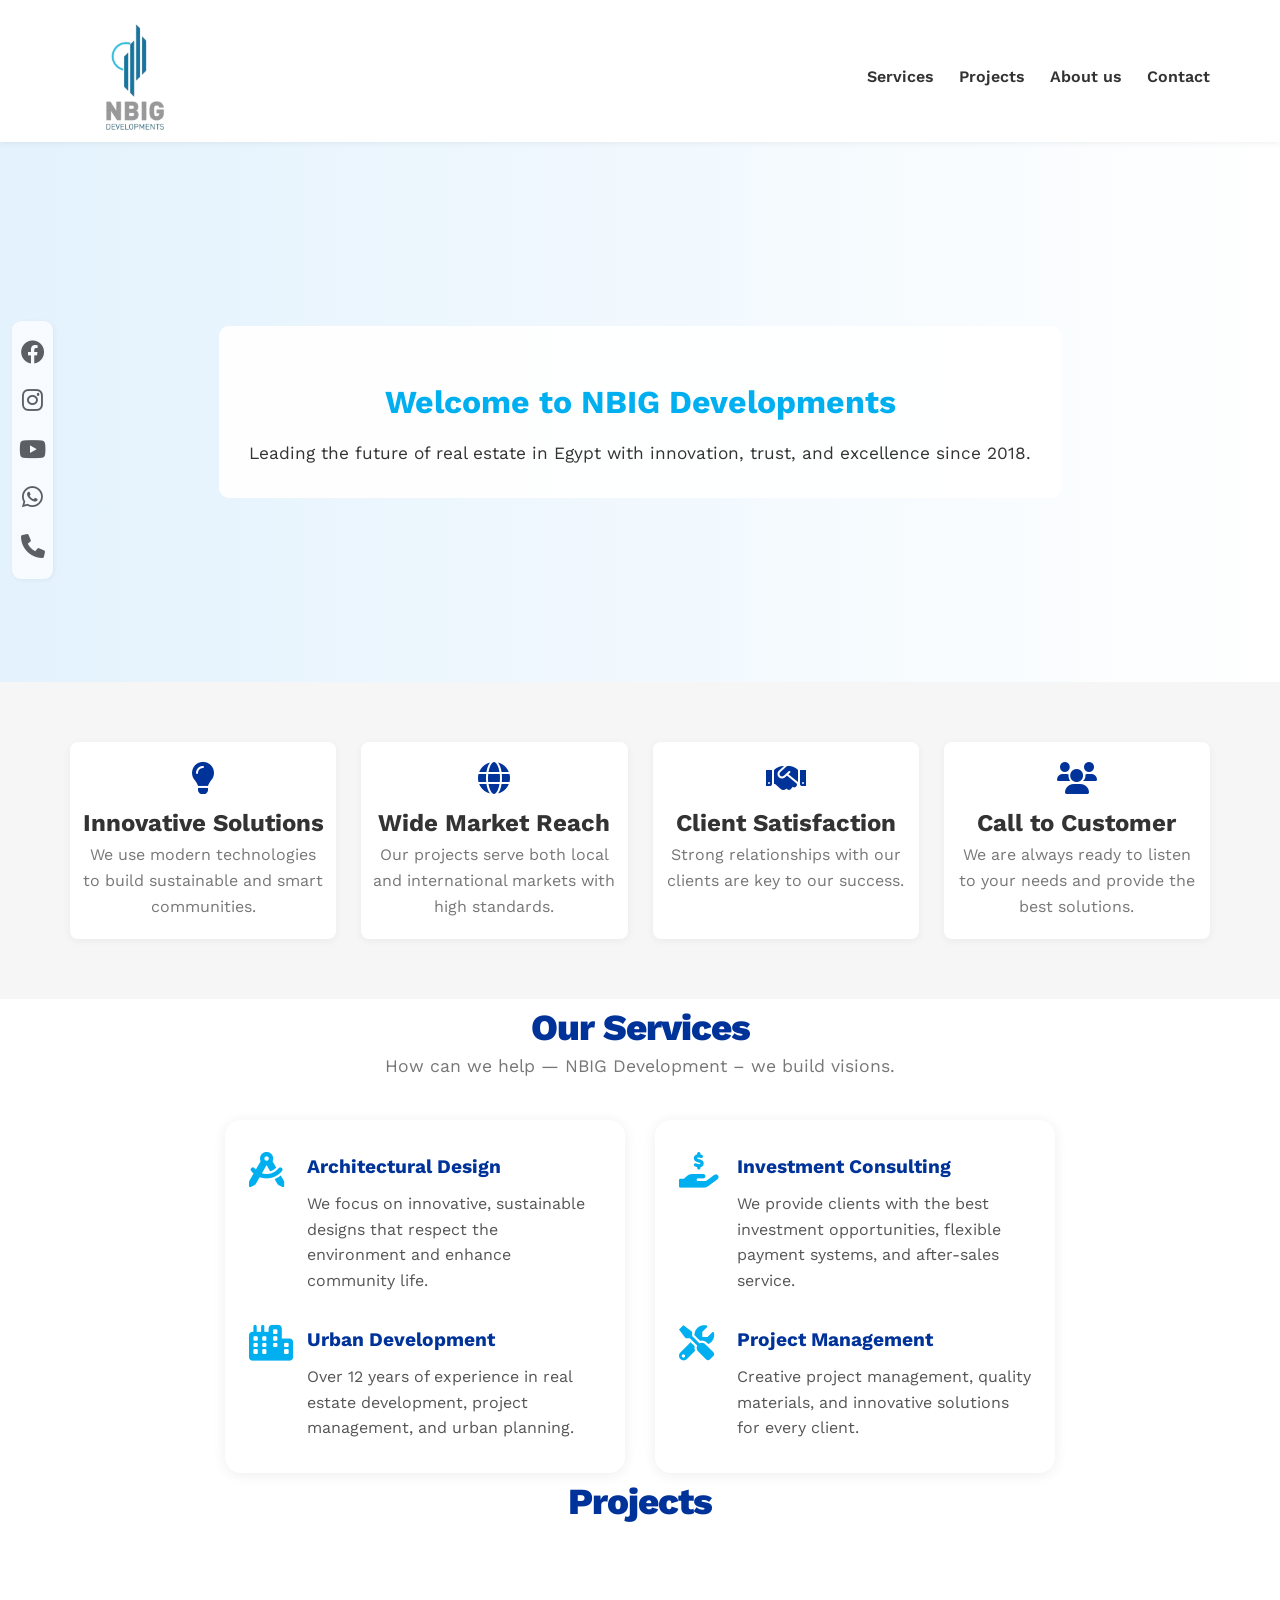
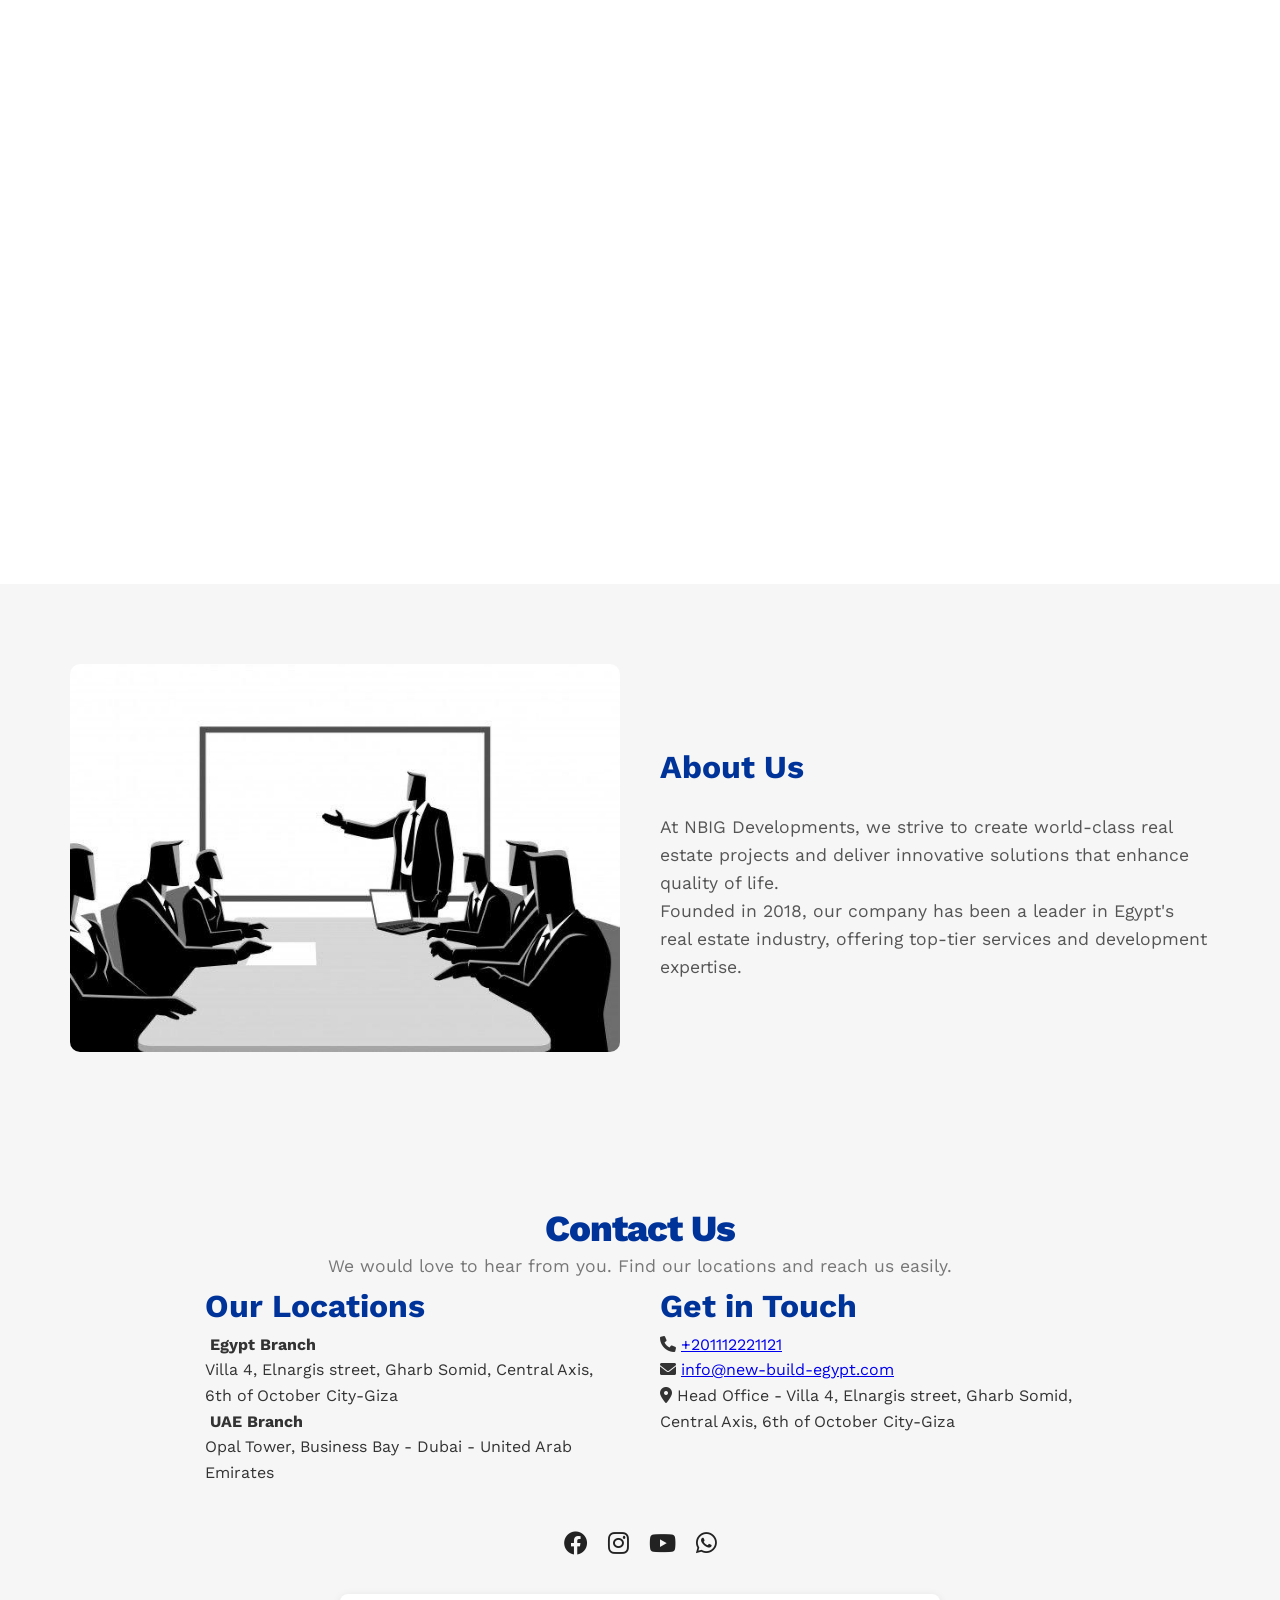
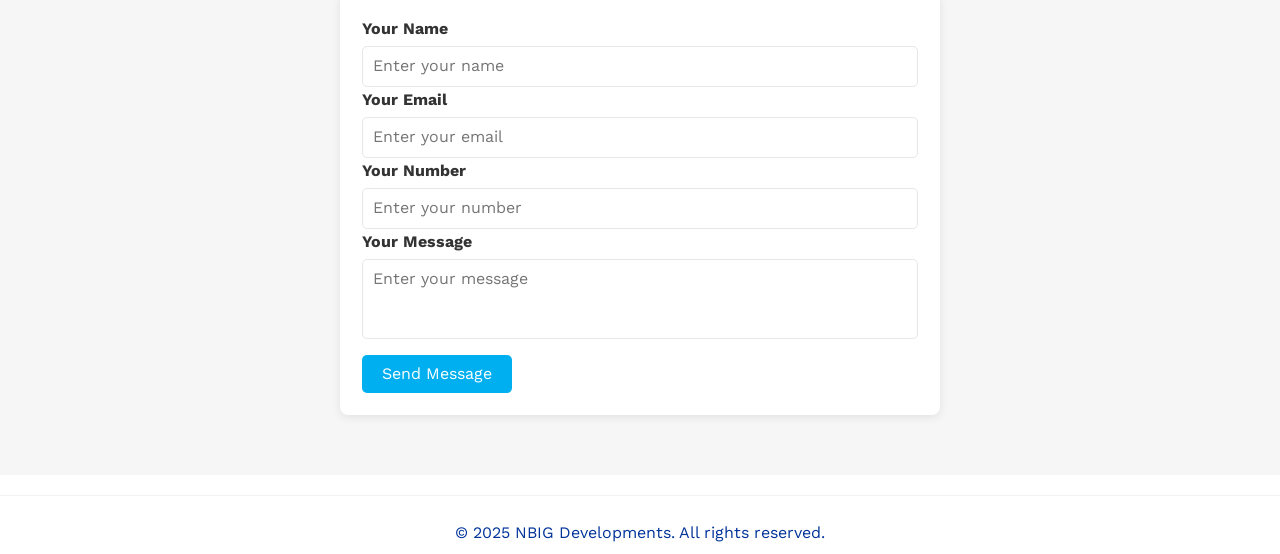
<file: index.html>
<!DOCTYPE html>
<html lang="en">        
<head>
  <meta charset="UTF-8" />
  <meta name="viewport" content="width=device-width, initial-scale=1.0"/>
  <title>NBIG Developments | Building the Future of Real Estate in Egypt</title>
  <link rel="icon" href="images/logo.png">
  <meta name="description" content="NBIG Developments is a leading real estate development company in Egypt, offering innovative, sustainable solutions and smart communities since 2018. Discover our projects, services, and contact us today.">
  <meta name="keywords" content="NBIG, real estate Egypt, development, smart cities, investment, projects, architecture, urban planning, project management">
  <meta name="author" content="NBIG Developments">
  <meta name="robots" content="index, follow">
  <link rel="canonical" href="https://nbig.com/" />

  <!-- Open Graph & Twitter Card Tags -->
  <meta property="og:title" content="NBIG Developments | Building the Future of Real Estate in Egypt" />
  <meta property="og:description" content="NBIG Developments is a leading real estate development company in Egypt, offering innovative, sustainable solutions and smart communities since 2018." />
  <meta property="og:image" content="https://nbig.com/images/logo.png" />
  <meta property="og:url" content="https://nbig.com/" />
  <meta name="twitter:card" content="summary_large_image" />

  <!-- Structured Data for SEO -->
  <script type="application/ld+json">
  {
    "@context": "https://schema.org",
    "@type": "Organization",
    "name": "NBIG Developments",
    "description": "NBIG Developments - Building the future of real estate in Egypt",
    "url": "https://nbig.com/",
    "logo": "https://nbig.com/images/logo.png",
    "contactPoint": [{
      "@type": "ContactPoint",
      "telephone": "+201112221121",
      "contactType": "customer service",
      "email": "info@new-build-egypt.com"
    }],
    "address": {
      "@type": "PostalAddress",
      "streetAddress": "Villa 4, Elnargis street, Gharb Somid, Central Axis, 6th of October City-Giza",
      "addressLocality": "6th of October City",
      "addressCountry": "EG"
    }
  }
  </script>
  <link href="https://cdnjs.cloudflare.com/ajax/libs/font-awesome/6.0.0-beta3/css/all.min.css" rel="stylesheet">
  <link rel="stylesheet" href="css/normalize.css" />
  <link rel="stylesheet" href="css/nbig.css" />
  <link href="https://fonts.googleapis.com/css2?family=Work+Sans:wght@400;600;700&display=swap" rel="stylesheet">
</head>
<body>

  <header class="header">
    <div class="container">
      <img class="logo" src="images/logo.png" alt="NBIG Developments Logo">
      <nav class="links" aria-label="Main navigation" role="navigation">
        <button class="menu-toggle" aria-label="Toggle menu" aria-expanded="false">
          <span class="bar"></span>
          <span class="bar"></span>
          <span class="bar"></span>
        </button>
        <ul class="nav-menu">
          <li><a href="#services">Services</a></li>
          <li><a href="#portfolio">Projects</a></li>
          <li><a href="#about">About us</a></li>
          <li><a href="#contact">Contact</a></li>
        </ul>
      </nav>
    </div>
  </header>

  <main>
    <section class="landing">
      <div class="intro-text">
        <h1>Welcome to NBIG Developments</h1>
        <p>Leading the future of real estate in Egypt with innovation, trust, and excellence since 2018.</p>
      </div>
    </section>

    <section class="features">
      <div class="container">
        <div class="feat"><i class="fa-solid fa-lightbulb"></i><h2>Innovative Solutions</h2><p>We use modern technologies to build sustainable and smart communities.</p></div>
        <div class="feat"><i class="fa-solid fa-globe"></i><h2>Wide Market Reach</h2><p>Our projects serve both local and international markets with high standards.</p></div>
        <div class="feat"><i class="fa-solid fa-handshake"></i><h2>Client Satisfaction</h2><p>Strong relationships with our clients are key to our success.</p></div>
        <div class="feat"><i class="fa-solid fa-users"></i><h2>Call to Customer</h2><p>We are always ready to listen to your needs and provide the best solutions.</p></div>
      </div>
    </section>

    <!-- Social bar fixed with rel="noopener" and aria-labels -->
    <div class="social-bar-simple">
      <a href="https://www.facebook.com/nbigdevelopments" target="_blank" rel="nofollow noopener" aria-label="Facebook"><i class="fab fa-facebook"></i></a>
      <a href="https://www.instagram.com/nbigdevelopments/" target="_blank" rel="nofollow noopener" aria-label="Instagram"><i class="fab fa-instagram"></i></a>
      <a href="https://www.youtube.com/@nbigdevelopments6485" target="_blank" rel="nofollow noopener" aria-label="YouTube"><i class="fab fa-youtube"></i></a>
      <a href="https://wa.me/201112221121" target="_blank" rel="nofollow noopener" aria-label="WhatsApp"><i class="fab fa-whatsapp"></i></a>
      <a href="tel:19938" aria-label="Call us"><i class="fas fa-phone"></i></a>
    </div>

    <!-- Services Section -->
    <section class="services" id="services">
      <div class="container">
        <h2 class="special-heading">Our Services</h2>
        <p>How can we help — NBIG Development – we build visions.</p>
        <div class="services-content">
          <div class="service-box">
            <div class="srv">
              <i class="fas fa-drafting-compass fa-2x"></i>
              <div class="text">
                <h3>Architectural Design</h3>
                <p>
                  We focus on innovative, sustainable designs that respect the environment and enhance community life.
                </p>
              </div>
            </div>
            <div class="srv">
              <i class="fas fa-city fa-2x"></i>
              <div class="text">
                <h3>Urban Development</h3>
                <p>
                  Over 12 years of experience in real estate development, project management, and urban planning.
                </p>
              </div>
            </div>
          </div>
          <div class="service-box">
            <div class="srv">
              <i class="fas fa-hand-holding-usd fa-2x"></i>
              <div class="text">
                <h3>Investment Consulting</h3>
                <p>
                  We provide clients with the best investment opportunities, flexible payment systems, and after-sales service.
                </p>
              </div>
            </div>
            <div class="srv">
              <i class="fas fa-tools fa-2x"></i>
              <div class="text">
                <h3>Project Management</h3>
                <p>
                  Creative project management, quality materials, and innovative solutions for every client.
                </p>
              </div>
            </div>
          </div>
        </div>
      </div>
    </section>

    <!-- Projects Section -->
    <section class="projects-modern" id="portfolio">
      <h2 class="special-heading">Projects</h2>
      <div class="container projects-modern-container">

        <div class="project-modern">
          <a href="cmc.html" class="project-link">
            <div class="project-modern-img">
              <img src="images/cmc.jpg" alt="CMC Tower by NBIG Developments in Egypt" loading="lazy">
            </div>
            <div class="project-modern-info">
              <span class="project-modern-title">CMC</span>
              <span class="project-modern-icon"><i class="fas fa-arrow-right"></i></span>
            </div>
          </a>
        </div>

        <div class="project-modern">
          <a href="cmc-2.html" class="project-link">
            <div class="project-modern-img">
              <img src="images/cmc 2.jpg" alt="CMC 2 project by NBIG Developments" loading="lazy">
            </div>
            <div class="project-modern-info">
              <span class="project-modern-title">CMC 2</span>
              <span class="project-modern-icon"><i class="fas fa-arrow-right"></i></span>
            </div>
          </a>
        </div>

        <div class="project-modern">
          <a href="cmc-3.html" class="project-link">
            <div class="project-modern-img">
              <img src="images/cmc 3.jpg" alt="CMC 3 project by NBIG Developments" loading="lazy">
            </div>
            <div class="project-modern-info">
              <span class="project-modern-title">CMC 3</span>
              <span class="project-modern-icon"><i class="fas fa-arrow-right"></i></span>
            </div>
          </a>
        </div>
        <div class="project-modern">
          <a href="zayed-hills.html" class="project-link">
            <div class="project-modern-img">
              <img src="images/zayed hills.jpg" alt="Zayed Hills real estate project" loading="lazy">
            </div>
            <div class="project-modern-info">
              <span class="project-modern-title">Zayed Hills</span>
              <span class="project-modern-icon"><i class="fas fa-arrow-right"></i></span>
            </div>
          </a>
        </div>
        <div class="project-modern">
          <a href="lamar-residence.html" class="project-link">
            <div class="project-modern-img">
              <img src="images/lamar.jpg" alt="Lamar Residence project by NBIG Developments" loading="lazy">
            </div>
            <div class="project-modern-info">
              <span class="project-modern-title">Lamar Residence</span>
              <span class="project-modern-icon"><i class="fas fa-arrow-right"></i></span>
            </div>
          </a>
        </div>

      </div>
    </section>

    <!-- About Us Section -->
    <section id="about" class="about-us">
      <div class="container">
        <div class="about-image">
          <img src="images/about us.jpg" alt="NBIG Developments team and office" loading="lazy">
        </div>
        <div class="about-content">
          <h2>About Us</h2>
          <p>At NBIG Developments, we strive to create world-class real estate projects and deliver innovative solutions that enhance quality of life.</p>
          <p>Founded in 2018, our company has been a leader in Egypt's real estate industry, offering top-tier services and development expertise.</p>
        </div>
      </div>
    </section>
    
    <!-- Contact Section -->
    <section id="contact">
      <div class="container">
        <h2 class="special-heading">Contact Us</h2>
        <p>We would love to hear from you. Find our locations and reach us easily.</p>
    
        <div class="contact-info">
          <div class="location">
            <h3>Our Locations</h3>
            <div class="branches">
              <div class="branch">
                <h4><i class="fas fa-flag-egypt"></i> Egypt Branch</h4>
                <p>Villa 4, Elnargis street, Gharb Somid, Central Axis, 6th of October City-Giza</p>
              </div>
              <div class="branch">
                <h4><i class="fas fa-flag-uae"></i> UAE Branch</h4>
                <p>Opal Tower, Business Bay - Dubai - United Arab Emirates</p>
              </div>
            </div>
          </div>
    
          <div class="contact-details">
            <h3>Get in Touch</h3>
            <p><i class="fas fa-phone"></i> <a href="tel:+201112221121">+201112221121</a></p>
            <p><i class="fas fa-envelope"></i> <a href="mailto:info@new-build-egypt.com">info@new-build-egypt.com</a></p>
            <p><i class="fas fa-map-marker-alt"></i> Head Office - Villa 4, Elnargis street, Gharb Somid, Central Axis, 6th of October City-Giza</p>
          </div>
        </div>
    
        <div class="social-icons">
          <a href="https://www.facebook.com/nbigdevelopments" target="_blank" rel="nofollow noopener" aria-label="Facebook"><i class="fab fa-facebook"></i></a>
          <a href="https://www.instagram.com/nbigdevelopments/" target="_blank" rel="nofollow noopener" aria-label="Instagram"><i class="fab fa-instagram"></i></a>
          <a href="https://www.youtube.com/@nbigdevelopments6485" target="_blank" rel="nofollow noopener" aria-label="YouTube"><i class="fab fa-youtube"></i></a>
          <a href="https://wa.me/201112221121" target="_blank" rel="nofollow noopener" aria-label="WhatsApp"><i class="fab fa-whatsapp"></i></a>
        </div>
    
        <form name="submit-to-google-sheet" id="contact-form" autocomplete="on" role="form">
          <label for="name">Your Name</label>
          <input type="text" name="name" id="name" placeholder="Enter your name" required autocomplete="name">

          <label for="email">Your Email</label>
          <input type="email" name="email" id="email" placeholder="Enter your email" required autocomplete="email">

          <label for="number">Your Number</label>
          <input type="tel" name="number" id="number" placeholder="Enter your number" required autocomplete="tel">

          <label for="message">Your Message</label>
          <textarea name="message" id="message" placeholder="Enter your message"></textarea>

          <button type="submit">Send Message</button>
          <span id="success-msg" aria-live="polite" style="display:none; color: green; margin-left: 10px;">Message sent successfully!</span>
        </form>
        <script>
          const scriptURL = 'https://script.google.com/macros/s/AKfycbyy3eNRwIf3IktyXxNa4y6KlXN_0rxFKJhbf8pu4Qw6F647c0HKGXSZpcwUJARjiiHNDg/exec';
          const form = document.forms['submit-to-google-sheet'];
          const successMsg = document.getElementById('success-msg');

          form.addEventListener('submit', e => {
            e.preventDefault();
            fetch(scriptURL, { method: 'POST', body: new FormData(form)})
              .then(response => {
                successMsg.style.display = 'inline';
                form.reset();
                setTimeout(() => {
                  successMsg.style.display = 'none';
                }, 5000);
              })
              .catch(error => {
                successMsg.style.display = 'inline';
                successMsg.style.color = 'red';
                successMsg.textContent = 'Sorry, there was an error sending your message. Please try again.';
                setTimeout(() => {
                  successMsg.style.display = 'none';
                  successMsg.style.color = 'green';
                  successMsg.textContent = 'Message sent successfully!';
                }, 5000);
              });
          });
        </script>
      </div>
    </section>    
    
  </main>

  <footer class="footer">
    <div class="container">
      <p>© 2025 NBIG Developments. All rights reserved.</p>
    </div>
  </footer>
  <script src="js/animations.js" defer></script>
  <script src="js/main.js" defer></script>
</body>
</html>
</file>
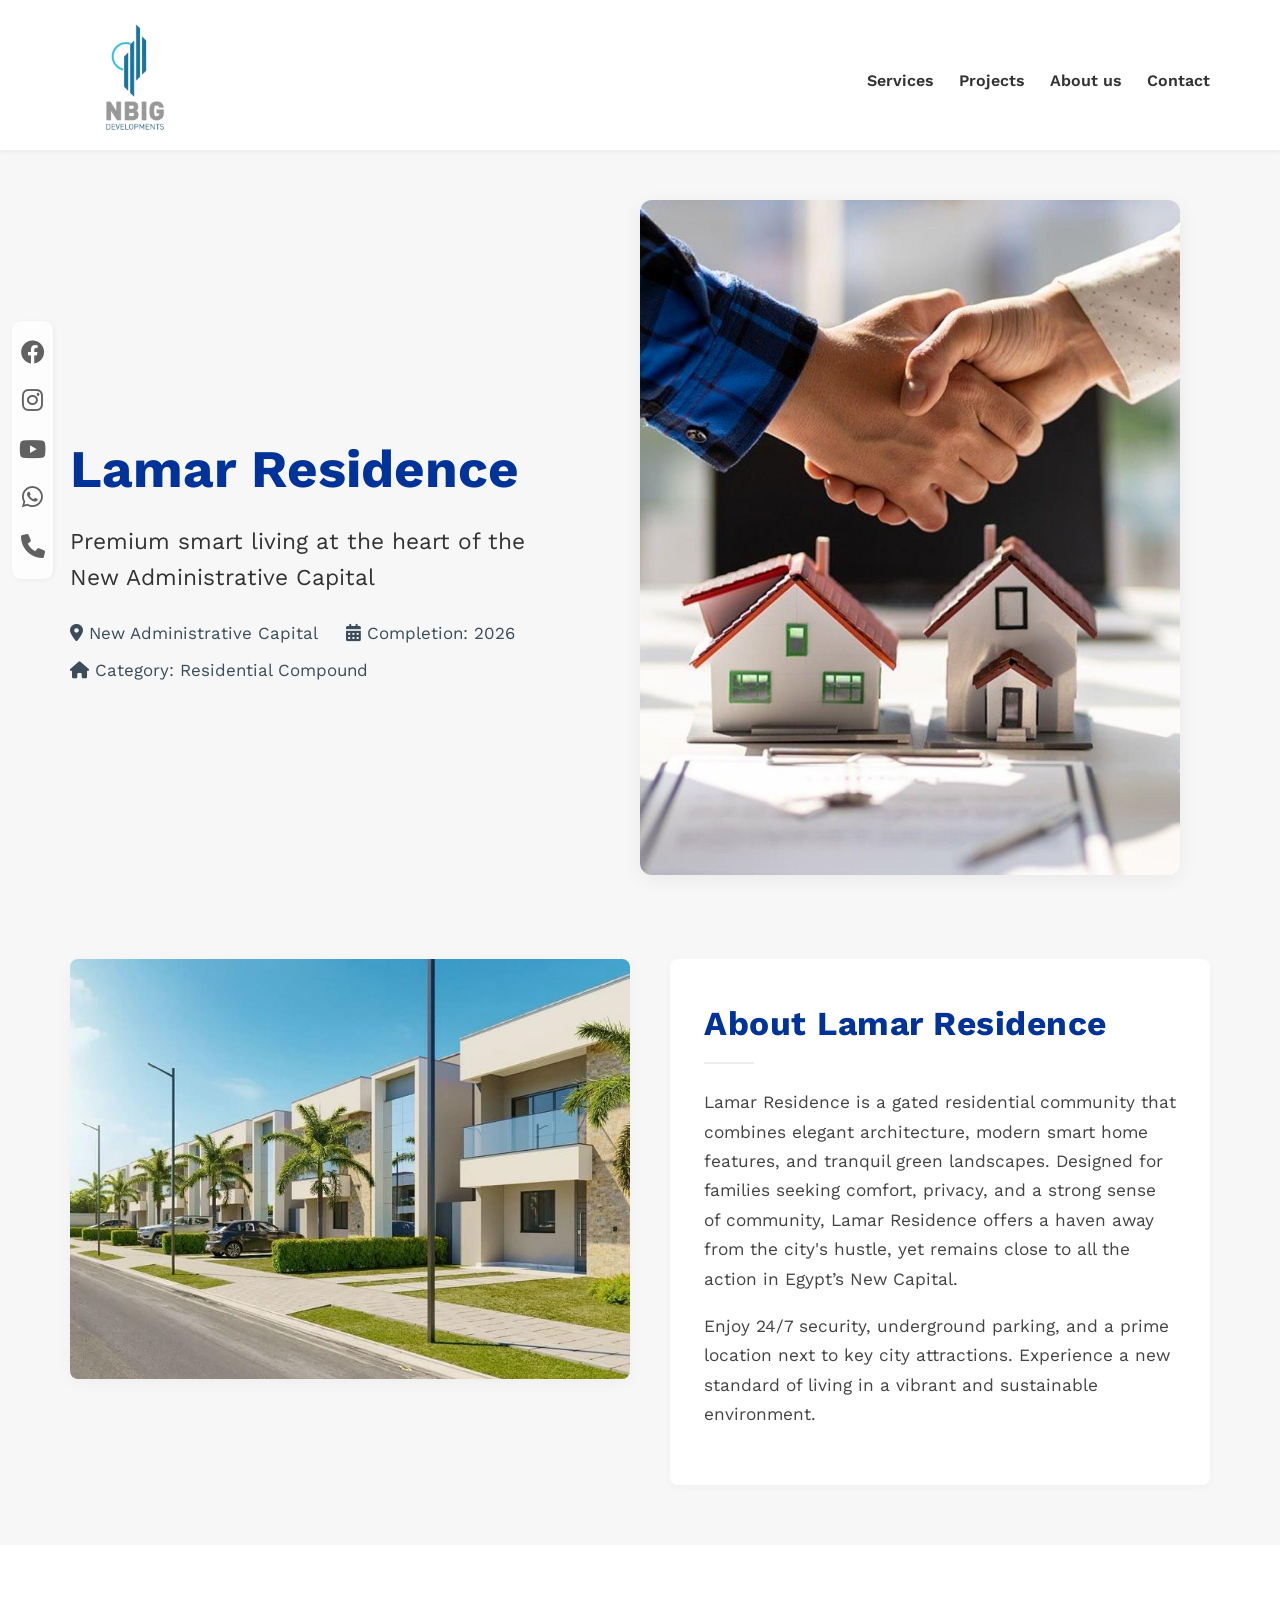
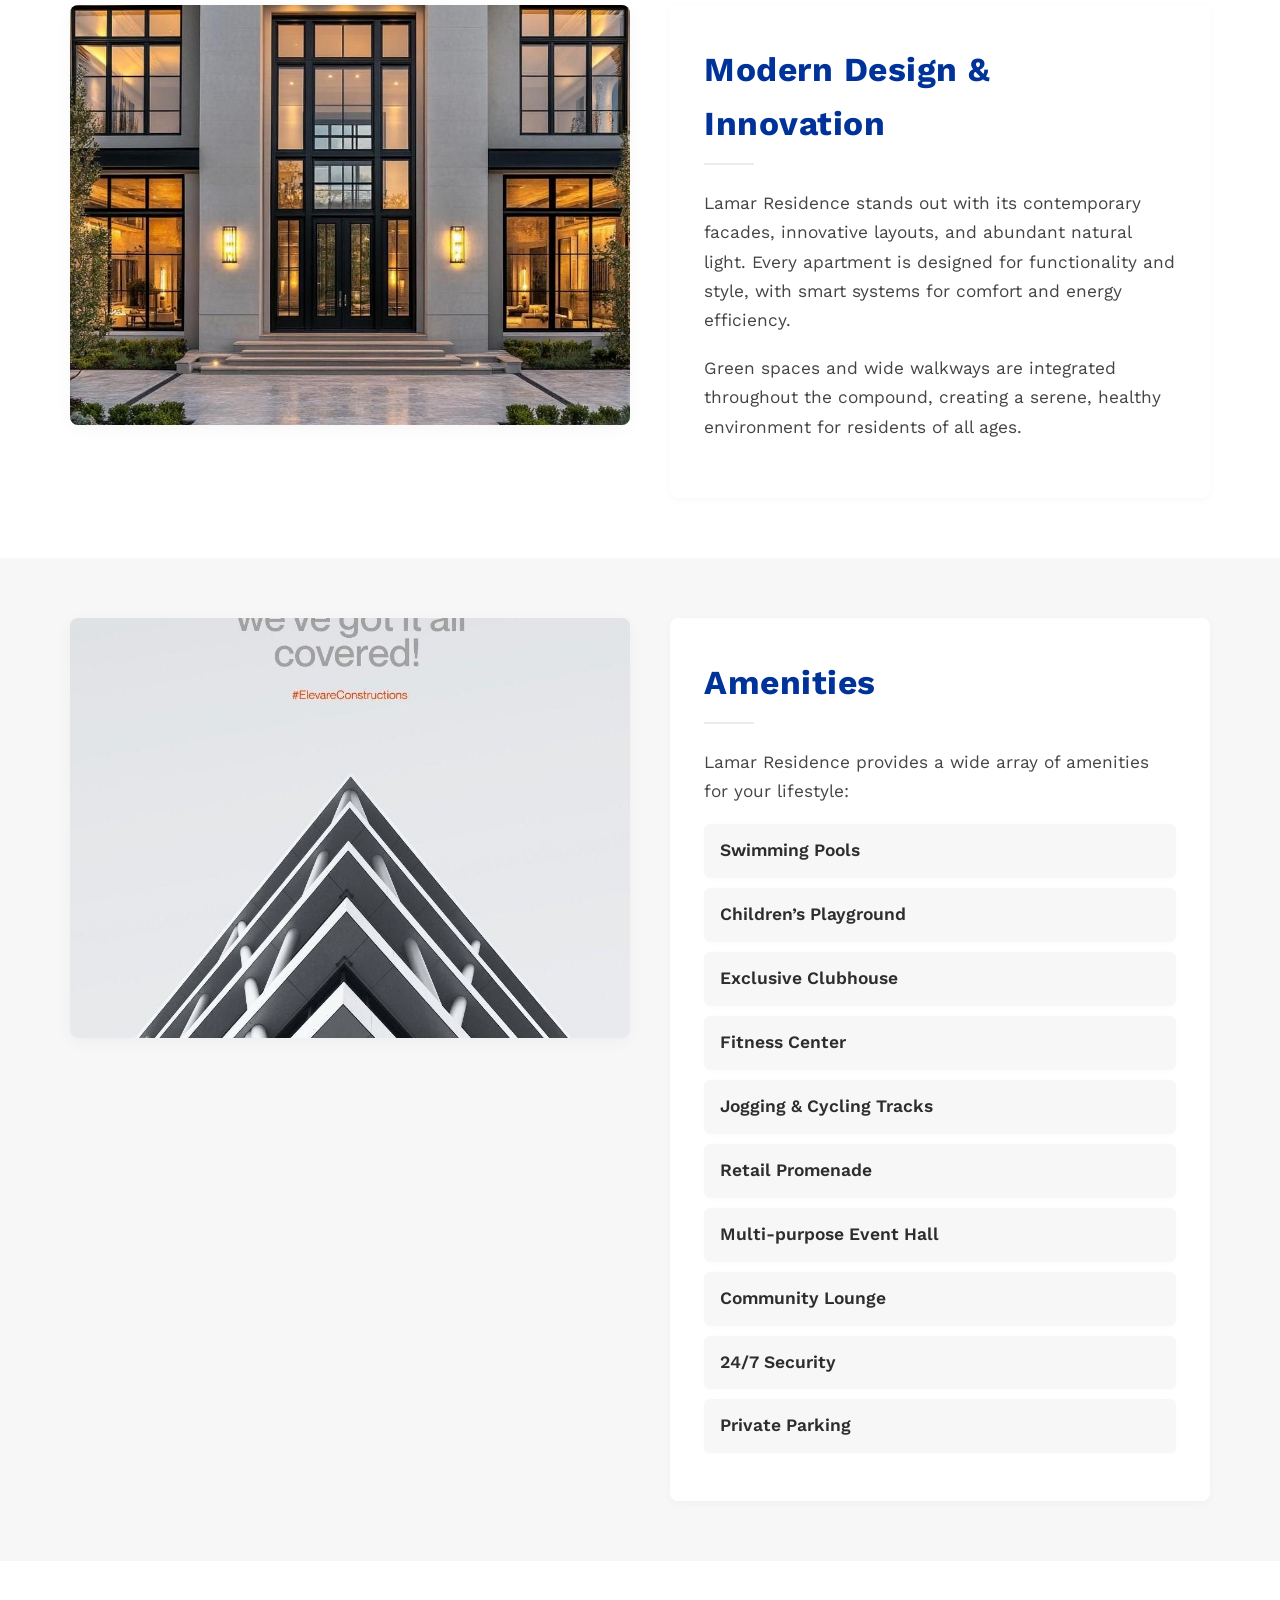
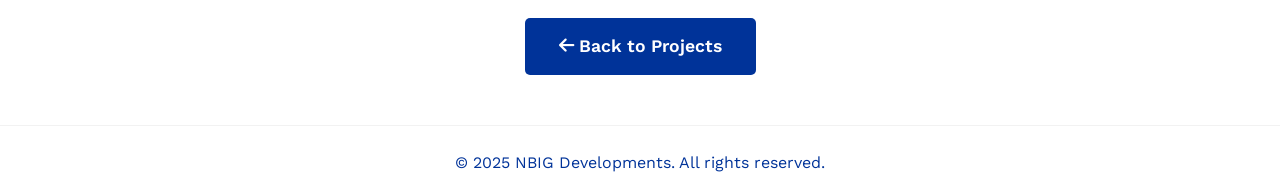
<file: lamar-residence.html>
<!DOCTYPE html>
<html lang="en">
<head>
  <meta charset="UTF-8" />
  <meta name="viewport" content="width=device-width, initial-scale=1.0"/>
  <title>Lamar Residence - NBIG Developments</title>
  <link rel="icon" href="images/logo.png">
  <meta name="description" content="Lamar Residence by NBIG Developments - Modern residential living in Egypt's New Administrative Capital.">
  <meta name="keywords" content="Lamar Residence, NBIG, real estate, residential, New Capital, Egypt">
  <meta name="author" content="NBIG Developments">
  <meta name="robots" content="index, follow">
  <!-- Structured Data for SEO -->
  <script type="application/ld+json">
  {
    "@context": "https://schema.org",
    "@type": "Residence",
    "name": "Lamar Residence",
    "description": "Modern residential living in the heart of Egypt's New Administrative Capital.",
    "address": {
      "@type": "PostalAddress",
      "addressLocality": "New Administrative Capital",
      "addressCountry": "EG"
    },
    "telephone": "+201112221121"
  }
  </script>
  <link href="https://cdnjs.cloudflare.com/ajax/libs/font-awesome/6.0.0-beta3/css/all.min.css" rel="stylesheet">
  <link rel="stylesheet" href="css/normalize.css" />
  <link rel="stylesheet" href="css/nbig.css" />
  <link href="https://fonts.googleapis.com/css2?family=Work+Sans:wght@400;600;700&display=swap" rel="stylesheet">
  <style>
    /* You can keep the same CSS or modify it according to the new branding */
    .vision-hero {
      background: #f7f7f7;
      padding: 50px 0 0 0;
    }
    .vision-hero-container {
      display: flex;
      flex-wrap: wrap;
      align-items: center;
      justify-content: space-between;
      gap: 40px;
    }
    .vision-hero-info {
      flex: 1 1 340px;
      min-width: 300px;
      max-width: 500px;
    }
    .vision-hero-img {
      flex: 1 1 400px;
      min-width: 320px;
      display: flex;
      align-items: center;
      justify-content: center;
    }
    .vision-hero-img img {
      width: 100%;
      max-width: 540px;
      border-radius: 12px;
      box-shadow: 0 4px 20px 0 rgba(0,0,0,0.06);
      object-fit: cover;
    }
    .project-title {
      font-size: 3.3rem;
      font-weight: 700;
      margin-bottom: 12px;
      color:  #003399 ;
      font-family: 'Work Sans', Arial, sans-serif;
      text-transform: capitalize;
    }
    .project-subtitle {
      font-size: 1.42rem;
      color: #333;
      margin-bottom: 24px;
      font-family: 'Work Sans', Arial, sans-serif;
    }
    .project-meta {
      color: #3b4c5a;
      font-size: 1.06rem;
      margin-bottom: 12px;
    }
    .project-meta span {
      display: inline-block;
      margin-right: 22px;
      margin-bottom: 10px;
      font-family: 'Work Sans', Arial, sans-serif;
    }
    .vision-section {
      padding: 60px 0;
    }
    .section-bg {
      background: #f7f7f7;
    }
    .split-section {
      display: flex;
      align-items: flex-start;
      gap: 40px;
      flex-wrap: wrap;
    }
    .split-section.reverse-row {
      flex-direction: row-reverse;
    }
    .vision-img, .vision-content {
      flex: 1 1 400px;
      min-width: 320px;
    }
    .vision-img img {
      width: 100%;
      border-radius: 8px;
      box-shadow: 0 4px 16px 0 rgba(0,0,0,0.04);
      object-fit: cover;
      max-height: 420px;
    }
    .vision-content {
      background: #fff;
      border-radius: 8px;
      box-shadow: 0 2px 10px 0 rgba(0,0,0,0.03);
      padding: 38px 34px;
      font-family: 'Work Sans', Arial, sans-serif;
      min-width: 300px;
      max-width: 540px;
    }
    .vision-content h2 {
      color:  #003399;
      font-size: 2.1rem;
      margin-top: 0;
      margin-bottom: 12px;
      font-weight: 700;
      letter-spacing: 0.5px;
    }
    .vision-content hr {
      border: none;
      border-top: 2px solid #ececec;
      margin: 10px 0 24px 0;
      width: 50px;
    }
    .vision-content p {
      color: #444;
      font-size: 1.08rem;
      line-height: 1.7;
      margin-bottom: 18px;
    }
    .amenities-list {
      list-style: none;
      padding: 0;
      margin: 0;
      margin-top: 15px;
    }
    .amenities-list li {
      background: #f7f7f7;
      border-radius: 6px;
      padding: 13px 16px;
      margin-bottom: 10px;
      font-size: 1.09rem;
      color: #2d2d2d;
      font-weight: 600;
      box-shadow: 0 1px 7px 0 rgba(200,200,200,0.06);
      font-family: 'Work Sans', Arial, sans-serif;
    }
    .back-to-projects-section {
      background: #fff;
      padding: 45px 0 30px 0;
      text-align: center;
    }
    .btn-primary {
      display: inline-block;
      background: #003399;
      color: #fff;
      padding: 14px 34px;
      border-radius: 5px;
      font-size: 1.1rem;
      font-weight: 600;
      text-decoration: none;
      transition: background 0.2s;
      border: none;
      margin-top: 12px;
    }
    .btn-primary:hover {
      background:  #2563eb;
      color: #fff;
    }
    @media (max-width: 1100px) {
      .vision-hero-container, .split-section {
        flex-direction: column;
        gap: 24px;
        align-items: flex-start;
      }
      .vision-img img {
        max-width: 100%;
        max-height: 380px;
      }
    }
    @media (max-width: 700px) {
      .vision-content {
        padding: 17px 8px;
      }
      .project-title {
        font-size: 2.1rem;
      }
      .vision-content h2 {
        font-size: 1.3rem;
      }
      .vision-img img {
        max-height: 200px;
      }
    }
    @media (max-width: 1100px) {
      .vision-hero-container,
      .split-section {
        flex-direction: column;
        gap: 24px;
        align-items: flex-start;
      }
      .vision-hero-info,
      .vision-content,
      .vision-img {
        min-width: 0 !important;
        max-width: 100% !important;
      }
      .vision-img img {
        max-width: 100%;
        max-height: 320px;
      }
    }
    @media (max-width: 700px) {
      .vision-content {
        padding: 10px 4px;
        font-size: 0.98rem;
      }
      .vision-hero-info {
        padding: 10px 4px;
        font-size: 1.1rem;
      }
      .project-title {
        font-size: 1.5rem;
        word-break: break-word;
      }
      .vision-content h2 {
        font-size: 1.07rem;
        word-break: break-word;
      }
      .vision-img img {
        max-height: 540px;
      }
      .vision-section {
        padding: 20px 0;
      }
      .amenities-list li {
        font-size: 0.98rem;
        padding: 10px 8px;
      }
      .project-meta {
        font-size: 0.92rem;
        flex-wrap: wrap;
      }
    }
    @media (max-width: 420px) {
      .vision-content,
      .vision-hero-info {
        padding: 6px 2px;
        font-size: 0.9rem;
      }
      .project-title {
        font-size: 1.1rem;
      }
      .vision-section {
        padding: 10px 0;
      }
    }
  </style>
</head>
<body>
  <header class="header">
    <div class="container">
      <a href="index.html">
        <img class="logo" src="images/logo.png" alt="NBIG Developments Logo">
      </a>
      <nav class="links" aria-label="Main navigation">
        <button class="menu-toggle" aria-label="Toggle menu" aria-expanded="false">
          <span class="bar"></span>
          <span class="bar"></span>
          <span class="bar"></span>
        </button>
        <ul class="nav-menu">
          <li><a href="index.html#services">Services</a></li>
          <li><a href="index.html#portfolio">Projects</a></li>
          <li><a href="index.html#about">About us</a></li>
          <li><a href="index.html#contact">Contact</a></li>
        </ul>
      </nav>
    </div>
  </header>

  <main>
    <!-- Hero Section -->
    <section class="project-hero vision-hero">
      <div class="container vision-hero-container">
        <div class="vision-hero-info">
          <h1 class="project-title">Lamar Residence</h1>
          <p class="project-subtitle">Premium smart living at the heart of the New Administrative Capital</p>
          <div class="project-meta">
            <span><i class="fas fa-map-marker-alt"></i> New Administrative Capital</span>
            <span><i class="fas fa-calendar-alt"></i> Completion: 2026</span>
            <span><i class="fas fa-home"></i> Category: Residential Compound</span>
          </div>
        </div>
        <div class="vision-hero-img">
          <img src="images/lamar 1.jpg" alt="Lamar Residence Main Facade" loading="lazy">
        </div>
      </div>
    </section>

    <!-- Social Bar -->
    <div class="social-bar-simple">
      <a href="https://www.facebook.com/nbigdevelopments" target="_blank" rel="nofollow"><i class="fab fa-facebook"></i></a>
      <a href="https://www.instagram.com/nbigdevelopments/" target="_blank" rel="nofollow"><i class="fab fa-instagram"></i></a>
      <a href="https://www.youtube.com/@nbigdevelopments6485" target="_blank" rel="nofollow"><i class="fab fa-youtube"></i></a>
      <a href="https://wa.me/201112221121" target="_blank" rel="nofollow"><i class="fab fa-whatsapp"></i></a>
      <a href="tel:19938"><i class="fas fa-phone"></i></a>
    </div>

    <!-- Overview Section -->
    <section class="vision-section section-bg">
      <div class="container split-section">
        <div class="vision-img">
          <img src="images/lamar 2.jpg" alt="Lamar Residence Overview" loading="lazy">
        </div>
        <div class="vision-content">
          <h2>About Lamar Residence</h2>
          <hr>
          <p>
            Lamar Residence is a gated residential community that combines elegant architecture, modern smart home features, and tranquil green landscapes. Designed for families seeking comfort, privacy, and a strong sense of community, Lamar Residence offers a haven away from the city's hustle, yet remains close to all the action in Egypt’s New Capital.
          </p>
          <p>
            Enjoy 24/7 security, underground parking, and a prime location next to key city attractions. Experience a new standard of living in a vibrant and sustainable environment.
          </p>
        </div>
      </div>
    </section>

    <!-- Design Innovation Section -->
    <section class="vision-section">
      <div class="container split-section reverse-row">
        <div class="vision-content">
          <h2>Modern Design & Innovation</h2>
          <hr>
          <p>
            Lamar Residence stands out with its contemporary facades, innovative layouts, and abundant natural light. Every apartment is designed for functionality and style, with smart systems for comfort and energy efficiency.
          </p>
          <p>
            Green spaces and wide walkways are integrated throughout the compound, creating a serene, healthy environment for residents of all ages.
          </p>
        </div>
        <div class="vision-img">
          <img src="images/lamar 3.jpg" alt="Lamar Residence Design Innovation" loading="lazy">
        </div>
      </div>
    </section>

    <!-- Amenities Section -->
    <section class="vision-section section-bg">
      <div class="container split-section">
        <div class="vision-img">
          <img src="images/lamar 4.jpg" alt="Lamar Residence Amenities" loading="lazy">
        </div>
        <div class="vision-content">
          <h2>Amenities</h2>
          <hr>
          <p>
            Lamar Residence provides a wide array of amenities for your lifestyle:
          </p>
          <ul class="amenities-list">
            <li>Swimming Pools</li>
            <li>Children’s Playground</li>
            <li>Exclusive Clubhouse</li>
            <li>Fitness Center</li>
            <li>Jogging & Cycling Tracks</li>
            <li>Retail Promenade</li>
            <li>Multi-purpose Event Hall</li>
            <li>Community Lounge</li>
            <li>24/7 Security</li>
            <li>Private Parking</li>
          </ul>
        </div>
      </div>
    </section>

    <!-- Back to Projects Button -->
    <section class="back-to-projects-section">
      <div class="container">
        <a href="index.html#portfolio" class="btn-primary"><i class="fas fa-arrow-left"></i> Back to Projects</a>
      </div>
    </section>
  </main>

  <footer class="footer">
    <div class="container">
      <p>© 2025 NBIG Developments. All rights reserved.</p>
    </div>
  </footer>
  <script src="js/animations.js" defer></script>
  <script src="js/main.js" defer></script>
  <!-- Ensure that if main.js depends on animations.js, animations.js is listed first -->
</body>
</html>
</file>
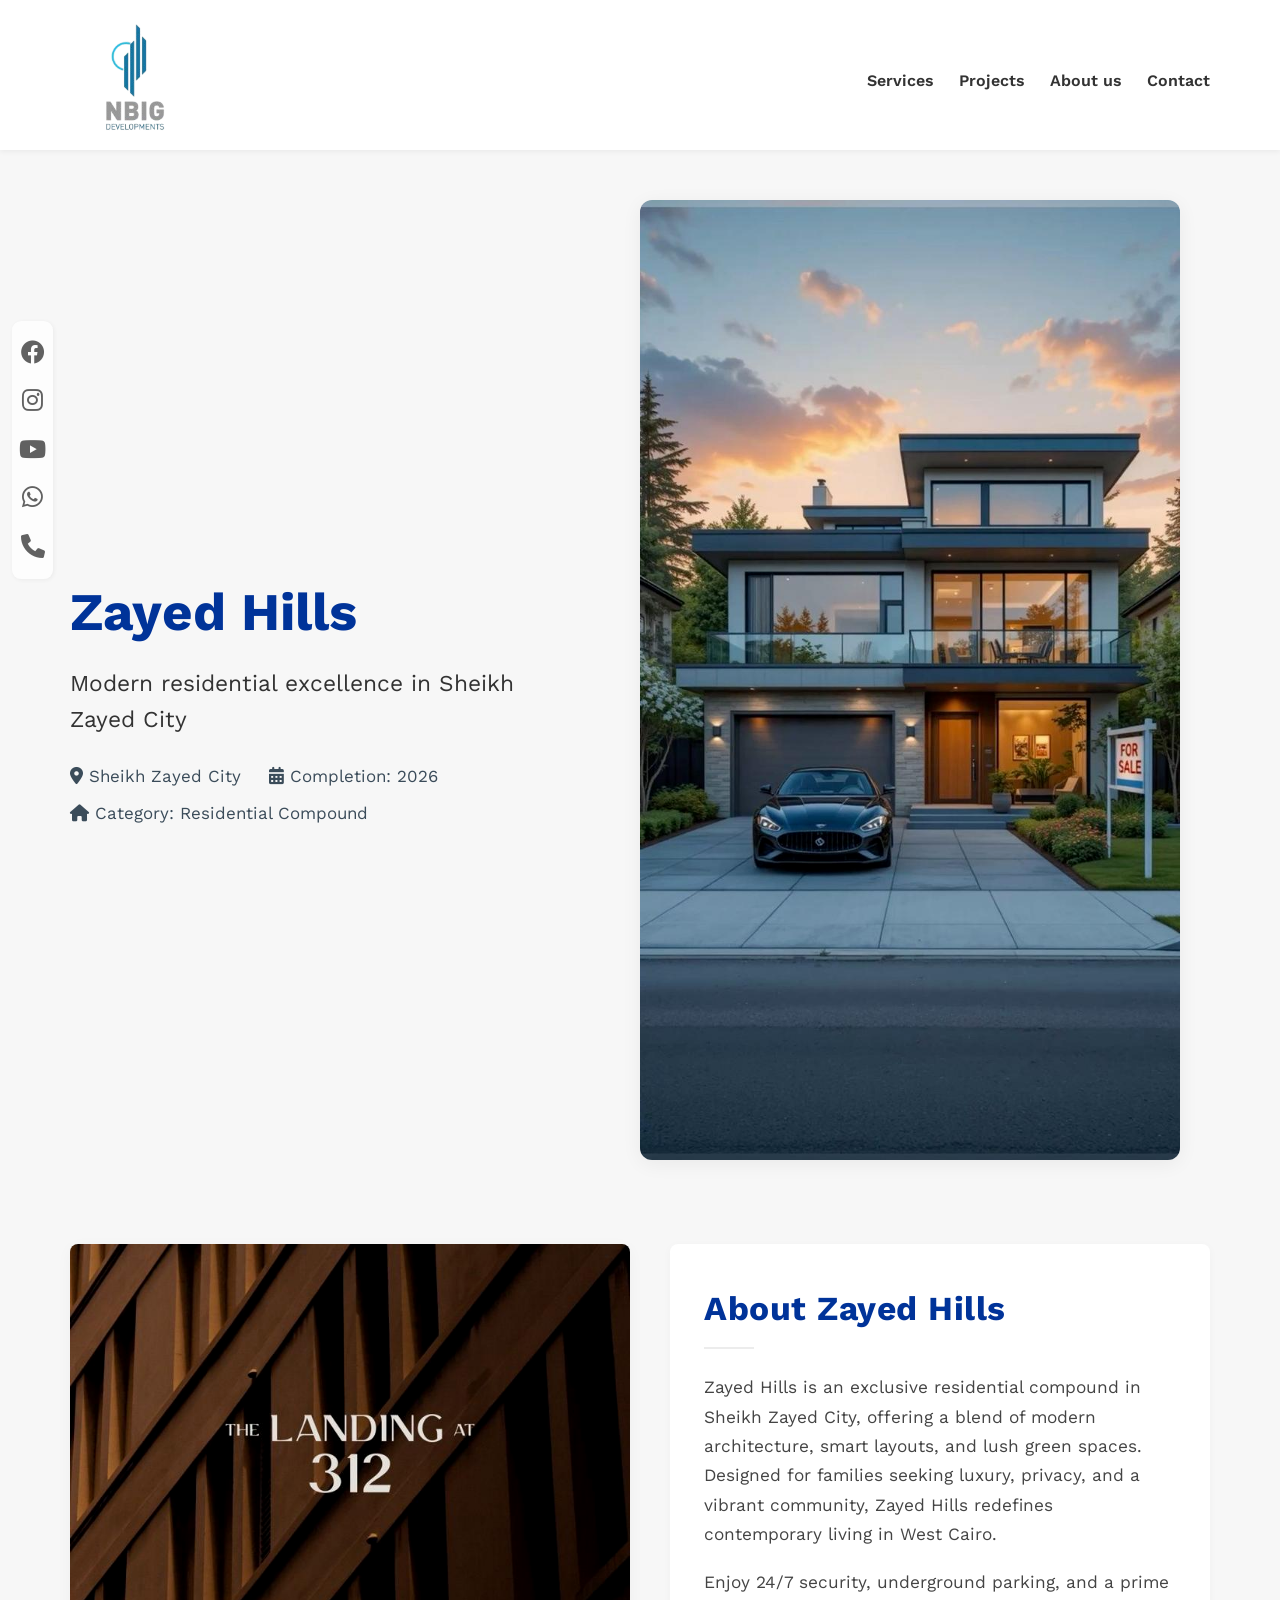
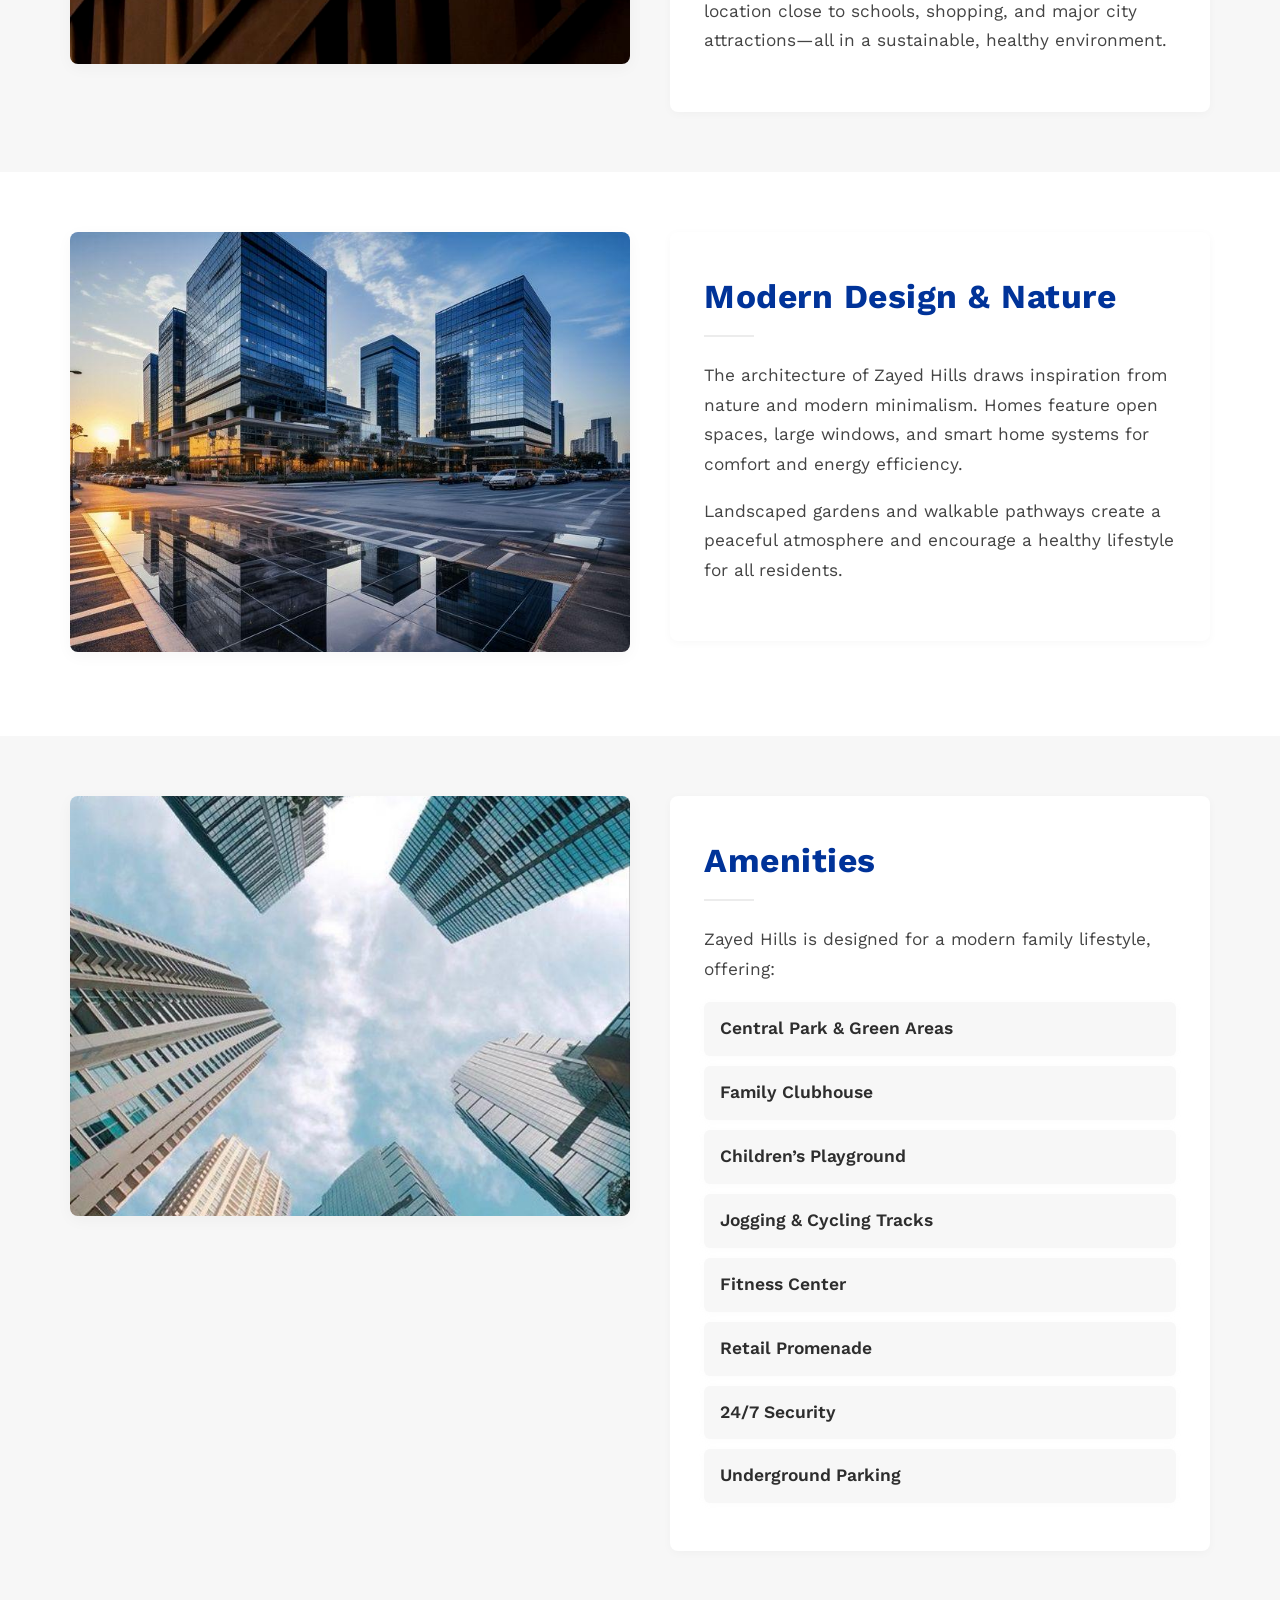
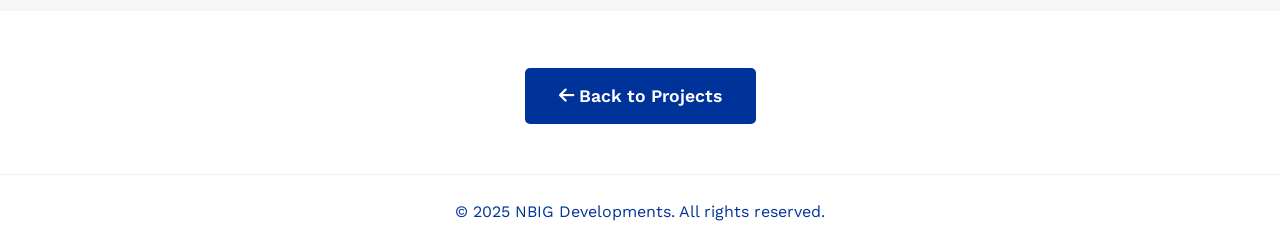
<file: zayed-hills.html>
<!DOCTYPE html>
<html lang="en">
<head>
  <meta charset="UTF-8" />
  <meta name="viewport" content="width=device-width, initial-scale=1.0"/>
  <title>Zayed Hills - NBIG Developments</title>
  <link rel="icon" href="images/logo.png">
  <meta name="description" content="Zayed Hills by NBIG Developments - Premium residential community in Sheikh Zayed City, Egypt.">
  <meta name="keywords" content="Zayed Hills, NBIG, real estate, residential, Sheikh Zayed, Egypt">
  <meta name="author" content="NBIG Developments">
  <meta name="robots" content="index, follow">
  <!-- Structured Data for SEO -->
  <script type="application/ld+json">
  {
    "@context": "https://schema.org",
    "@type": "Residence",
    "name": "Zayed Hills",
    "description": "Premium residential community in Sheikh Zayed City by NBIG Developments.",
    "address": {
      "@type": "PostalAddress",
      "addressLocality": "Sheikh Zayed City",
      "addressCountry": "EG"
    },
    "telephone": "+201112221121"
  }
  </script>
  <link href="https://cdnjs.cloudflare.com/ajax/libs/font-awesome/6.0.0-beta3/css/all.min.css" rel="stylesheet">
  <link rel="stylesheet" href="css/normalize.css" />
  <link rel="stylesheet" href="css/nbig.css" />
  <link href="https://fonts.googleapis.com/css2?family=Work+Sans:wght@400;600;700&display=swap" rel="stylesheet">
  <style>
    /* Same CSS as before */
    .vision-hero {
      background: #f7f7f7;
      padding: 50px 0 0 0;
    }
    .vision-hero-container {
      display: flex;
      flex-wrap: wrap;
      align-items: center;
      justify-content: space-between;
      gap: 40px;
    }
    .vision-hero-info {
      flex: 1 1 340px;
      min-width: 300px;
      max-width: 500px;
    }
    .vision-hero-img {
      flex: 1 1 400px;
      min-width: 320px;
      display: flex;
      align-items: center;
      justify-content: center;
    }
    .vision-hero-img img {
      width: 100%;
      max-width: 540px;
      border-radius: 12px;
      box-shadow: 0 4px 20px 0 rgba(0,0,0,0.06);
      object-fit: cover;
    }
    .project-title {
      font-size: 3.3rem;
      font-weight: 700;
      margin-bottom: 12px;
      color:  #003399 ;
      font-family: 'Work Sans', Arial, sans-serif;
      text-transform: capitalize;
    }
    .project-subtitle {
      font-size: 1.42rem;
      color: #333;
      margin-bottom: 24px;
      font-family: 'Work Sans', Arial, sans-serif;
    }
    .project-meta {
      color: #3b4c5a;
      font-size: 1.06rem;
      margin-bottom: 12px;
    }
    .project-meta span {
      display: inline-block;
      margin-right: 22px;
      margin-bottom: 10px;
      font-family: 'Work Sans', Arial, sans-serif;
    }
    .vision-section {
      padding: 60px 0;
    }
    .section-bg {
      background: #f7f7f7;
    }
    .split-section {
      display: flex;
      align-items: flex-start;
      gap: 40px;
      flex-wrap: wrap;
    }
    .split-section.reverse-row {
      flex-direction: row-reverse;
    }
    .vision-img, .vision-content {
      flex: 1 1 400px;
      min-width: 320px;
    }
    .vision-img img {
      width: 100%;
      border-radius: 8px;
      box-shadow: 0 4px 16px 0 rgba(0,0,0,0.04);
      object-fit: cover;
      max-height: 420px;
    }
    .vision-content {
      background: #fff;
      border-radius: 8px;
      box-shadow: 0 2px 10px 0 rgba(0,0,0,0.03);
      padding: 38px 34px;
      font-family: 'Work Sans', Arial, sans-serif;
      min-width: 300px;
      max-width: 540px;
    }
    .vision-content h2 {
      color:  #003399;
      font-size: 2.1rem;
      margin-top: 0;
      margin-bottom: 12px;
      font-weight: 700;
      letter-spacing: 0.5px;
    }
    .vision-content hr {
      border: none;
      border-top: 2px solid #ececec;
      margin: 10px 0 24px 0;
      width: 50px;
    }
    .vision-content p {
      color: #444;
      font-size: 1.08rem;
      line-height: 1.7;
      margin-bottom: 18px;
    }
    .amenities-list {
      list-style: none;
      padding: 0;
      margin: 0;
      margin-top: 15px;
    }
    .amenities-list li {
      background: #f7f7f7;
      border-radius: 6px;
      padding: 13px 16px;
      margin-bottom: 10px;
      font-size: 1.09rem;
      color: #2d2d2d;
      font-weight: 600;
      box-shadow: 0 1px 7px 0 rgba(200,200,200,0.06);
      font-family: 'Work Sans', Arial, sans-serif;
    }
    .back-to-projects-section {
      background: #fff;
      padding: 45px 0 30px 0;
      text-align: center;
    }
    .btn-primary {
      display: inline-block;
      background: #003399;
      color: #fff;
      padding: 14px 34px;
      border-radius: 5px;
      font-size: 1.1rem;
      font-weight: 600;
      text-decoration: none;
      transition: background 0.2s;
      border: none;
      margin-top: 12px;
    }
    .btn-primary:hover {
      background:  #2563eb;
      color: #fff;
    }
    @media (max-width: 1100px) {
      .vision-hero-container, .split-section {
        flex-direction: column;
        gap: 24px;
        align-items: flex-start;
      }
      .vision-img img {
        max-width: 100%;
        max-height: 380px;
      }
    }
    @media (max-width: 700px) {
      .vision-content {
        padding: 17px 8px;
      }
      .project-title {
        font-size: 2.1rem;
      }
      .vision-content h2 {
        font-size: 1.3rem;
      }
      .vision-img img {
        max-height: 200px;
      }
    }
    @media (max-width: 1100px) {
      .vision-hero-container,
      .split-section {
        flex-direction: column;
        gap: 24px;
        align-items: flex-start;
      }
      .vision-hero-info,
      .vision-content,
      .vision-img {
        min-width: 0 !important;
        max-width: 100% !important;
      }
      .vision-img img {
        max-width: 100%;
        max-height: 320px;
      }
    }
    @media (max-width: 700px) {
      .vision-content {
        padding: 10px 4px;
        font-size: 0.98rem;
      }
      .vision-hero-info {
        padding: 10px 4px;
        font-size: 1.1rem;
      }
      .project-title {
        font-size: 1.5rem;
        word-break: break-word;
      }
      .vision-content h2 {
        font-size: 1.07rem;
        word-break: break-word;
      }
      .vision-img img {
        max-height: 540px;
      }
      .vision-section {
        padding: 20px 0;
      }
      .amenities-list li {
        font-size: 0.98rem;
        padding: 10px 8px;
      }
      .project-meta {
        font-size: 0.92rem;
        flex-wrap: wrap;
      }
    }
    @media (max-width: 420px) {
      .vision-content,
      .vision-hero-info {
        padding: 6px 2px;
        font-size: 0.9rem;
      }
      .project-title {
        font-size: 1.1rem;
      }
      .vision-section {
        padding: 10px 0;
      }
    }
  </style>
</head>
<body>

  <header class="header">
    <div class="container">
      <a href="index.html">
        <img class="logo" src="images/logo.png" alt="NBIG Developments Logo">
      </a>
      <nav class="links" aria-label="Main navigation">
        <button class="menu-toggle" aria-label="Toggle menu" aria-expanded="false">
          <span class="bar"></span>
          <span class="bar"></span>
          <span class="bar"></span>
        </button>
        <ul class="nav-menu">
          <li><a href="index.html#services">Services</a></li>
          <li><a href="index.html#portfolio">Projects</a></li>
          <li><a href="index.html#about">About us</a></li>
          <li><a href="index.html#contact">Contact</a></li>
        </ul>
      </nav>
    </div>
  </header>

  <main>
    <!-- Hero Section -->
    <section class="project-hero vision-hero">
      <div class="container vision-hero-container">
        <div class="vision-hero-info">
          <h1 class="project-title">Zayed Hills</h1>
          <p class="project-subtitle">Modern residential excellence in Sheikh Zayed City</p>
          <div class="project-meta">
            <span><i class="fas fa-map-marker-alt"></i> Sheikh Zayed City</span>
            <span><i class="fas fa-calendar-alt"></i> Completion: 2026</span>
            <span><i class="fas fa-home"></i> Category: Residential Compound</span>
          </div>
        </div>
        <div class="vision-hero-img">
          <img src="images/zayed 4.jpg" alt="Zayed Hills Main Facade" loading="lazy">
        </div>
      </div>
    </section>

    <!-- Social Bar -->
    <div class="social-bar-simple">
      <a href="https://www.facebook.com/nbigdevelopments" target="_blank" rel="nofollow"><i class="fab fa-facebook"></i></a>
      <a href="https://www.instagram.com/nbigdevelopments/" target="_blank" rel="nofollow"><i class="fab fa-instagram"></i></a>
      <a href="https://www.youtube.com/@nbigdevelopments6485" target="_blank" rel="nofollow"><i class="fab fa-youtube"></i></a>
      <a href="https://wa.me/201112221121" target="_blank" rel="nofollow"><i class="fab fa-whatsapp"></i></a>
      <a href="tel:19938"><i class="fas fa-phone"></i></a>
    </div>

    <!-- Overview Section -->
    <section class="vision-section section-bg">
      <div class="container split-section">
        <div class="vision-img">
          <img src="images/zayed 2.jpg" alt="Zayed Hills Overview" loading="lazy">
        </div>
        <div class="vision-content">
          <h2>About Zayed Hills</h2>
          <hr>
          <p>
            Zayed Hills is an exclusive residential compound in Sheikh Zayed City, offering a blend of modern architecture, smart layouts, and lush green spaces. Designed for families seeking luxury, privacy, and a vibrant community, Zayed Hills redefines contemporary living in West Cairo.
          </p>
          <p>
            Enjoy 24/7 security, underground parking, and a prime location close to schools, shopping, and major city attractions—all in a sustainable, healthy environment.
          </p>
        </div>
      </div>
    </section>

    <!-- Design Innovation Section -->
    <section class="vision-section">
      <div class="container split-section reverse-row">
        <div class="vision-content">
          <h2>Modern Design & Nature</h2>
          <hr>
          <p>
            The architecture of Zayed Hills draws inspiration from nature and modern minimalism. Homes feature open spaces, large windows, and smart home systems for comfort and energy efficiency.
          </p>
          <p>
            Landscaped gardens and walkable pathways create a peaceful atmosphere and encourage a healthy lifestyle for all residents.
          </p>
        </div>
        <div class="vision-img">
          <img src="images/zayed 3.jpg" alt="Zayed Hills Design Innovation" loading="lazy">
        </div>
      </div>
    </section>

    <!-- Amenities Section -->
    <section class="vision-section section-bg">
      <div class="container split-section">
        <div class="vision-img">
            <img src="images/zayed 1.jpg" alt="Tall modern glass and concrete buildings viewed from below with blue sky and scattered clouds above creating a sense of openness and urban sophistication" loading="lazy">
        </div>
        <div class="vision-content">
          <h2>Amenities</h2>
          <hr>
          <p>
            Zayed Hills is designed for a modern family lifestyle, offering:
          </p>
          <ul class="amenities-list">
            <li>Central Park & Green Areas</li>
            <li>Family Clubhouse</li>
            <li>Children’s Playground</li>
            <li>Jogging & Cycling Tracks</li>
            <li>Fitness Center</li>
            <li>Retail Promenade</li>
            <li>24/7 Security</li>
            <li>Underground Parking</li>
          </ul>
        </div>
      </div>
    </section>

    <!-- Back to Projects Button -->
    <section class="back-to-projects-section">
      <div class="container">
        <a href="index.html#portfolio" class="btn-primary"><i class="fas fa-arrow-left"></i> Back to Projects</a>
      </div>
    </section>
  </main>

  <footer class="footer">
    <div class="container">
      <p>© 2025 NBIG Developments. All rights reserved.</p>
    </div>
  </footer>
  <script src="js/animations.js" defer></script>
  <script src="js/main.js" defer></script>
</body>
</html>
</file>
<file: css/nbig.css>
:root {
  --main-color: #00AFEF;
  --second-color: #003399;
  --third-color: #333333;
  --light-bg: #f6f6f6;
  --text-dark: #333;
  --text-light: #777;
  --font-family: 'Work Sans', Arial, sans-serif;
  --transition: 0.4s cubic-bezier(.4,2,.6,1);
}

/* Reset */
*,
*::before,
*::after {
  box-sizing: border-box;
  margin: 0;
  padding: 0;
}

body {
  background: #fff;
  color: var(--text-dark);
  font-family: var(--font-family);
  font-size: 16px;
  min-height: 100vh;
  line-height: 1.6;
}
/* Container */
.container {
  max-width: 1170px;
  margin: 0 auto;
  padding: 0 15px;
}

/* Header */
.header {
  background: #fff;
  padding: 12px 0 0 0;
  box-shadow: 0 2px 5px rgba(0,0,0,0.05);
  position: sticky;
  top: 0;
  z-index: 100;
  transition: background 0.3s, box-shadow 0.3s;
}
.header.scrolled {
  background: #f7f7f7;
  box-shadow: 0 2px 16px rgba(0,0,0,0.09);
}

.header .container {
  display: flex;
  justify-content: space-between;
  align-items: center;
}

.logo {
  width: 130px;
}

.links {
  position: relative;
}

.menu-toggle {
  display: none;
  flex-direction: column;
  justify-content: space-between;
  background: none;
  border: none;
  cursor: pointer;
  height: 24px;
}
.menu-toggle .bar {
  background: var(--third-color);
  height: 3px;
  margin: 4px 0;
  border-radius: 2px;
  width: 25px;
  display: block;
}

.nav-menu {
  display: flex;
  gap: 25px;
  list-style: none;
}
.nav-menu li a {
  color: var(--third-color);
  font-weight: 600;
  text-decoration: none;
  position: relative;
  transition: color var(--transition);
}
.nav-menu li a::before {
  content: '';
  position: absolute;
  bottom: -5px;
  left: 0;
  width: 0%;
  height: 2px;
  background-color: var(--main-color);
  transition: width 0.3s var(--transition);
}
.nav-menu li a:hover,
.nav-menu li a:focus {
  color: var(--main-color);
}
.nav-menu li a:hover::before,
.nav-menu li a:focus::before {
  width: 100%;
}
a,
a:focus,
a:active {
    text-decoration: none;
}
/* Mobile Navigation */
@media (max-width: 768px) {
  .menu-toggle {
    display: flex;
  }
  .nav-menu {
    position: absolute;
    top: 60px;
    right: 0;
    flex-direction: column;
    width: 200px;
    background: var(--light-bg);
    box-shadow: 0 8px 24px #0001;
    border-radius: 0 0 8px 8px;
    display: none;
    transform: translateX(100%);
    transition: transform var(--transition);
    z-index: 1001;
  }
  .nav-menu.open {
    display: flex;
    transform: translateX(0);
  }
  .nav-menu li {
    border-bottom: 1px solid #eee;
  }
  .nav-menu li:last-child {
    border: none;
  }
  .nav-menu li a {
    padding: 15px;
    display: block;
  }
}

/* Social Bar */
.social-bar-simple {
  background: #fff;
  padding: 13px 7px;
  border-radius: 5px;
  position: fixed;
  top: 50%;
  left: 1px;
  transform: translateY(-50%);
  display: flex;
  flex-direction: column;
  align-items: center;
  z-index: 1000;
  box-shadow: 1px 1px 5px rgba(0,0,0,0.08);
}
.social-bar-simple a {
  color: #222;
  margin-bottom: 10px;
  font-size: 1.5em;
  text-decoration: none;
  transition: color var(--transition), transform var(--transition);
}
.social-bar-simple a:last-child {
  margin-bottom: 0;
}
.social-bar-simple a:hover,
.social-bar-simple a:focus {
  color: var(--main-color);
  transform: scale(1.12);
}
@media (max-width: 700px) {
  .social-bar-simple {
    left: 4px;
    padding: 7px 4px;
  }
  .social-bar-simple a {
    font-size: 1.18em;
    margin-bottom: 7px;
  }
}

/* Responsive improvements for mobile and small screens */
@media (max-width: 600px) {
  .container {
    padding: 0 5px;
    max-width: 100vw;
  }
  .features .container,
  .services-content,
  .projects-modern-container,
  .about-us .container,
  .contact-info {
    flex-direction: column;
    gap: 10px;
    align-items: stretch;
    display: flex;
  }
  .service-box, .project-modern, .about-image, .about-content {
    max-width: 100%;
    width: 100%;
  }
  .project-modern-img {
    height: 140px;
  }
  .special-heading {
    font-size: 1.3rem;
  }
  .footer {
    font-size: 0.95rem;
  }
  #contact-form {
    padding: 10px;
    max-width: 98vw;
  }
  .social-bar-simple {
    top: auto;
    bottom: 0;
    left: 50%;
    transform: translateX(-50%) translateY(0);
    flex-direction: row;
    padding: 4px 2px;
    border-radius: 9px 9px 0 0;
  }
  .social-bar-simple a {
    font-size: 1.05em;
    margin-bottom: 0;
    margin-right: 8px;
  }
}

/* Landing */
.landing {
  min-height: 60vh;
  background: linear-gradient(90deg, #e3f2fd 0%, #fff 100%);
  display: flex;
  align-items: center;
  justify-content: center;
  position: relative;
}
.landing .intro-text {
  background: rgba(255,255,255,0.94);
  padding: 30px;
  border-radius: 10px;
  text-align: center;
  max-width: 90%;
  opacity: 0;
  transform: translateY(20px);
  transition: opacity 0.6s, transform 0.6s;
}
.landing.loaded .intro-text {
  opacity: 1;
  transform: translateY(0);
}
.landing h1 {
  color: var(--main-color);
  font-size: 2rem;
  margin-bottom: 12px;
}
.landing p {
  color: var(--text-dark);
  font-size: 1.08rem;
}

/* Section Headings */
.special-heading {
  text-align: center;
  font-size: 2.3rem;
  color: var(--second-color);
  margin: 0 0 10px 0;
  font-weight: 800;
  letter-spacing: -1px;
  opacity: 0;
  transform: translateY(20px);
  transition: opacity 0.5s, transform 0.5s;
}
.special-heading.visible {
  opacity: 1;
  transform: translateY(0);
}
.special-heading + p {
  text-align: center;
  color: var(--text-light);
  font-size: 1.1rem;
  margin-top: -16px;
  opacity: 0;
  transform: translateY(20px);
  transition: opacity 0.5s, transform 0.5s;
}
.special-heading.visible + p {
  opacity: 1;
  transform: translateY(0);
}

/* Features */
.features {
  background: var(--light-bg);
  padding: 60px 0;
}
.features .container {
  display: grid;
  grid-template-columns: repeat(auto-fit, minmax(250px, 1fr));
  gap: 25px;
}
.feat {
  background: #fff;
  border-radius: 8px;
  text-align: center;
  padding: 20px 12px;
  box-shadow: 0 2px 8px rgba(0,0,0,0.05);
  opacity: 0;
  transform: translateY(20px);
  transition: opacity 0.5s 0.1s, transform 0.5s 0.1s;
}
.feat.visible {
  opacity: 1;
  transform: translateY(0);
}
.feat i {
  font-size: 2rem;
  color: var(--second-color);
  margin-bottom: 10px;
  transition: transform 0.3s;
}
.feat:hover i,
.feat:focus i {
  transform: scale(1.1);
}
.feat h3 {
  margin: 18px 0 7px 0;
}
.feat p {
  color: var(--text-light);
}

/* Services */
.services-content {
  display: flex;
  gap: 30px;
  justify-content: center;
  margin-top: 40px;
  flex-wrap: wrap;
}
.service-box {
  background: #fff;
  border-radius: 16px;
  box-shadow: 0 2px 14px rgba(0,0,0,0.07);
  padding: 32px 24px;
  flex: 1 1 320px;
  min-width: 240px;
  max-width: 400px;
  display: flex;
  flex-direction: column;
  gap: 32px;
  transition: transform 0.3s, box-shadow 0.3s;
}
.service-box:hover,
.service-box:focus-within {
  transform: translateY(-7px) scale(1.03);
  box-shadow: 0 8px 26px rgba(0,0,0,0.11);
}
.srv {
  display: flex;
  align-items: flex-start;
  gap: 18px;
  opacity: 0;
  transform: translateY(30px);
  transition: opacity 0.7s var(--transition), transform 0.7s var(--transition);
}
.srv.visible {
  opacity: 1;
  transform: translateY(0);
}
.srv i {
  color: var(--main-color);
  font-size: 2.2rem;
  min-width: 40px;
  transition: color 0.3s, transform 0.3s;
}
.srv h3 {
  margin: 0 0 8px 0;
  color: var(--second-color);
  font-size: 1.2rem;
  font-weight: 700;
}
.srv p {
  color: #555;
  font-size: 1rem;
  margin: 0;
}

/* Projects Portfolio */
.projects-modern-container {
  display: flex;
  gap: 32px;
  justify-content: center;
  align-items: flex-end;
  margin: 60px auto 0 auto;
  max-width: 1200px;
  flex-wrap: wrap;
}
.project-modern {
  background: #fff;
  border-radius: 18px;
  overflow: hidden;
  box-shadow: 0 2px 18px rgba(0,0,0,0.09);
  width: 320px;
  min-width: 220px;
  max-width: 350px;
  display: flex;
  flex-direction: column;
  position: relative;
  cursor: pointer;
  transition: transform 0.4s var(--transition), box-shadow 0.4s;
  opacity: 0;
  transform: translateY(60px) scale(0.97);
}
.project-modern.visible {
  opacity: 1;
  transform: translateY(0) scale(1);
}
.project-modern-img {
  width: 100%;
  height: 280px;
  overflow: hidden;
  position: relative;
}
.project-modern-img img {
  width: 100%;
  height: 100%;
  object-fit: cover;
  transition: transform 0.5s var(--transition);
  opacity: 0;
  transform: scale(0.97);
}
.project-modern.visible .project-modern-img img {
  opacity: 1;
  transform: scale(1);
  transition: opacity 0.7s, transform 0.7s;
}
.project-modern:hover .project-modern-img img,
.project-modern:focus-within .project-modern-img img {
  transform: scale(1.04);
}

.project-modern-info {
  position: absolute;
  left: 0;
  bottom: 0;
  width: 100%;
  padding: 24px 20px 18px 20px;
  background: linear-gradient(0deg,rgba(0,0,0,0.55) 60%,rgba(0,0,0,0.0) 100%);
  display: flex;
  justify-content: space-between;
  align-items: flex-end;
}
.project-modern-title {
  color: #fff;
  font-size: 1.1rem;
  font-weight: 600;
  letter-spacing: 1px;
  text-shadow: 0 2px 8px rgba(0,0,0,0.18);
}
.project-modern-icon {
  width: 34px;
  height: 34px;
  border: 2px solid #fff;
  border-radius: 50%;
  display: flex;
  align-items: center;
  justify-content: center;
  color: #fff;
  font-size: 1.1rem;
  background: rgba(0,0,0,0.18);
  transition: background 0.3s, color 0.3s;
}
.project-modern:hover .project-modern-icon,
.project-modern:focus-within .project-modern-icon {
  background: var(--main-color);
  color: #fff;
  border-color: var(--main-color);
}
@media (max-width: 1100px) {
  .projects-modern-container {
    flex-direction: column;
    align-items: center;
    gap: 32px;
  }
  .project-modern {
    width: 92vw;
    max-width: 400px;
  }
  .project-modern-img {
    height: 200px;
  }
}

/* About Us */
.about-us {
  padding: 80px 0;
  background: var(--light-bg);
}
.about-us .container {
  display: flex;
  align-items: center;
  gap: 40px;
  flex-wrap: wrap;
}
.about-image {
  flex: 1;
}
.about-image img {
  max-width: 100%;
  border-radius: 10px;
}
.about-content {
  flex: 1;
}
.about-content h2 {
  font-size: 2rem;
  color: var(--second-color);
  margin-bottom: 20px;
}
.about-content p {
  font-size: 1.1rem;
  color: #555;
  line-height: 1.6;
}
.about-content ul {
  list-style: none;
  padding: 0;
  margin: 20px 0;
}
.about-content ul li {
  margin-bottom: 10px;
  font-size: 1rem;
  color: #555;
  display: flex;
  align-items: center;
}

/* Contact Section */
#contact {
  padding: 60px 0;
  background: var(--light-bg);
}
#contact .container {
  max-width: 900px;
  margin: 0 auto;
}
.contact-info {
  display: flex;
  justify-content: space-between;
  gap: 40px;
  margin-bottom: 40px;
  flex-wrap: wrap;
}
.location, .contact-details {
  flex: 1;
}
.location h3, .contact-details h3 {
  font-size: 2rem;
  color: var(--second-color);
}
.contact-details p {
  font-size: 1rem;
  color: var(--text-dark);
}
.social-icons {
  display: flex;
  justify-content: center;
  gap: 20px;
  margin-bottom: 30px;
}
.social-icons a {
  font-size: 1.5rem;
  color: #222;
  transition: transform 0.3s, color 0.3s;
}
.social-icons a:hover,
.social-icons a:focus {
  transform: scale(1.2);
  color: var(--main-color);
}
#contact-form {
  background: #fff;
  padding: 22px;
  border-radius: 8px;
  box-shadow: 0 2px 10px rgba(0,0,0,0.09);
  margin: 0 auto;
  max-width: 600px;
}
#contact-form h3 {
  font-size: 1.25rem;
  color: var(--second-color);
  margin-bottom: 12px;
}
#contact-form .form-group {
  margin-bottom: 15px;
  text-align: left;
}
#contact-form label {
  display: block;
  margin-bottom: 5px;
  font-weight: bold;
  color: var(--text-dark);
}
#contact-form input,
#contact-form textarea {
  width: 100%;
  padding: 10px;
  border: 1px solid #e7e7e7;
  border-radius: 5px;
  font-size: 1rem;
}
#contact-form textarea {
  resize: none;
  min-height: 80px;
}
#contact-form button {
  background: var(--main-color);
  color: #fff;
  padding: 10px 20px;
  border: none;
  border-radius: 5px;
  font-size: 1rem;
  cursor: pointer;
  transition: background 0.3s;
  margin-top: 8px;
}
#contact-form button:hover,
#contact-form button:focus {
  background: var(--second-color);
}
.form-success {
  margin-top: 20px;
  font-size: 1rem;
  color: green;
  opacity: 0;
  transition: opacity 0.4s;
  text-align: center;
  display: block;
}
.form-success.visible {
  opacity: 1;
}

/* Scroll To Top Button (add to HTML if you want to use) */
.scroll-to-top {
  position: fixed;
  bottom: 20px;
  right: 20px;
  background: var(--main-color);
  color: #fff;
  border: none;
  border-radius: 50%;
  width: 40px;
  height: 40px;
  font-size: 1.5rem;
  display: none;
  justify-content: center;
  align-items: center;
  cursor: pointer;
  box-shadow: 0 2px 5px rgba(0,0,0,0.18);
  transition: background 0.3s;
  z-index: 1000;
}
.scroll-to-top:hover,
.scroll-to-top:focus {
  background: var(--second-color);
}

/* Vision Tower/Project Images */
.main-project-img,
.vision-hero-img img,
.vision-img img,
.section-img {
  width: 100%;
  max-width: 800px;
  border-radius: 12px;
  margin-bottom: 24px;
  box-shadow: 0 4px 16px rgba(0,0,0,0.09);
  display: block;
  transition:
    transform 0.7s var(--transition),
    box-shadow 0.5s,
    filter 0.5s,
    opacity 0.8s cubic-bezier(.5,1.7,.6,1);
  opacity: 0;
  transform: translateY(30px) scale(0.97);
  filter: brightness(0.98) contrast(1.04);
}
.main-project-img.visible,
.vision-hero-img img.visible,
.vision-img img.visible,
.section-img.visible {
  opacity: 1;
  transform: translateY(0) scale(1);
}
.main-project-img:hover,
.vision-hero-img img:hover,
.vision-img img:hover,
.section-img:hover,
.main-project-img:focus,
.vision-hero-img img:focus,
.vision-img img:focus,
.section-img:focus {
  transform: scale(1.05) rotate(-1deg);
  filter: brightness(1.05) contrast(1.09);
  box-shadow: 0 12px 32px 0 #bfa47b33, 0 2px 16px 0 rgba(191,164,123,0.09);
  cursor: pointer;
}

/* Utility Classes */
.visible { opacity: 1 !important; transform: translateY(0) scale(1) !important; }
.hidden { opacity: 0 !important; transform: translateY(30px) scale(0.97) !important; }

/* Footer */
.footer {
  background: #fff;
  padding: 24px 0 8px 0;
  text-align: center;
  color: var(--second-color);
  font-size: 1rem;
  margin-top: 20px;
  border-top: 1px solid #f2f2f2;
}
</file>
